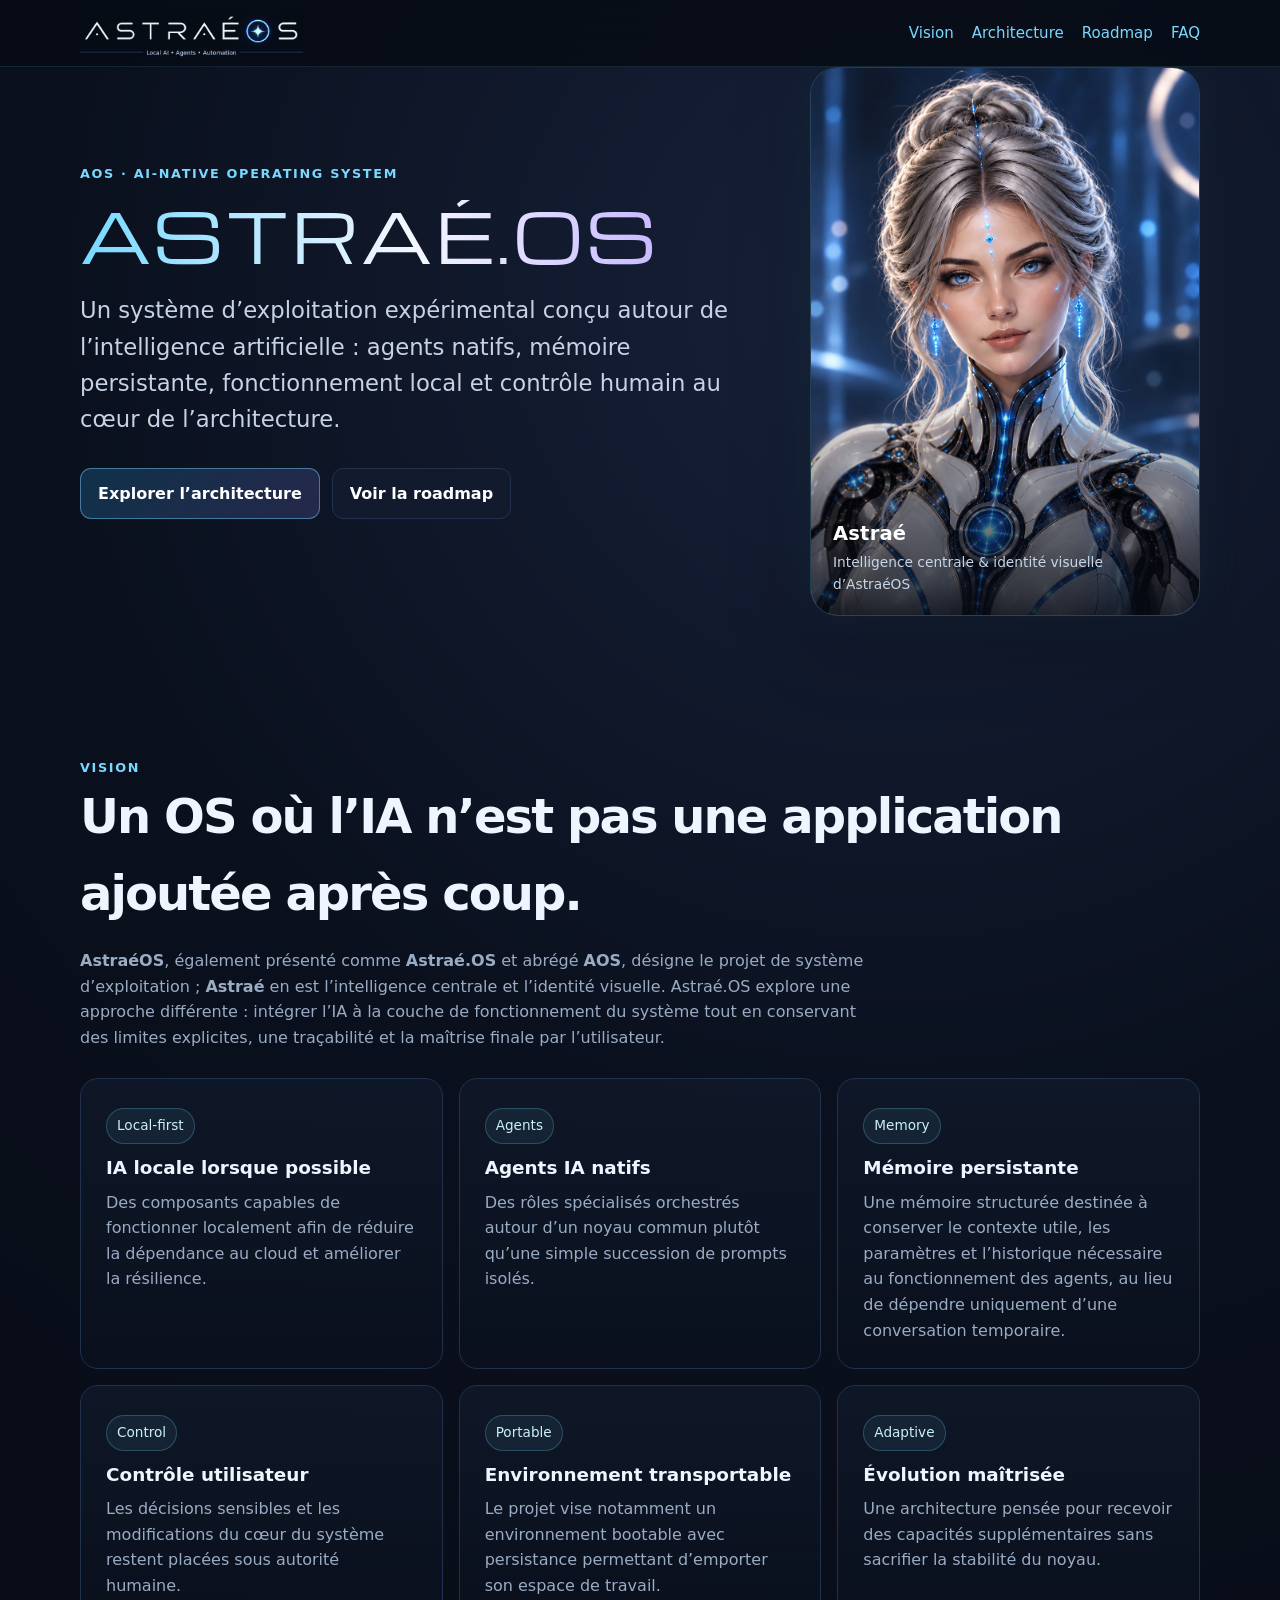
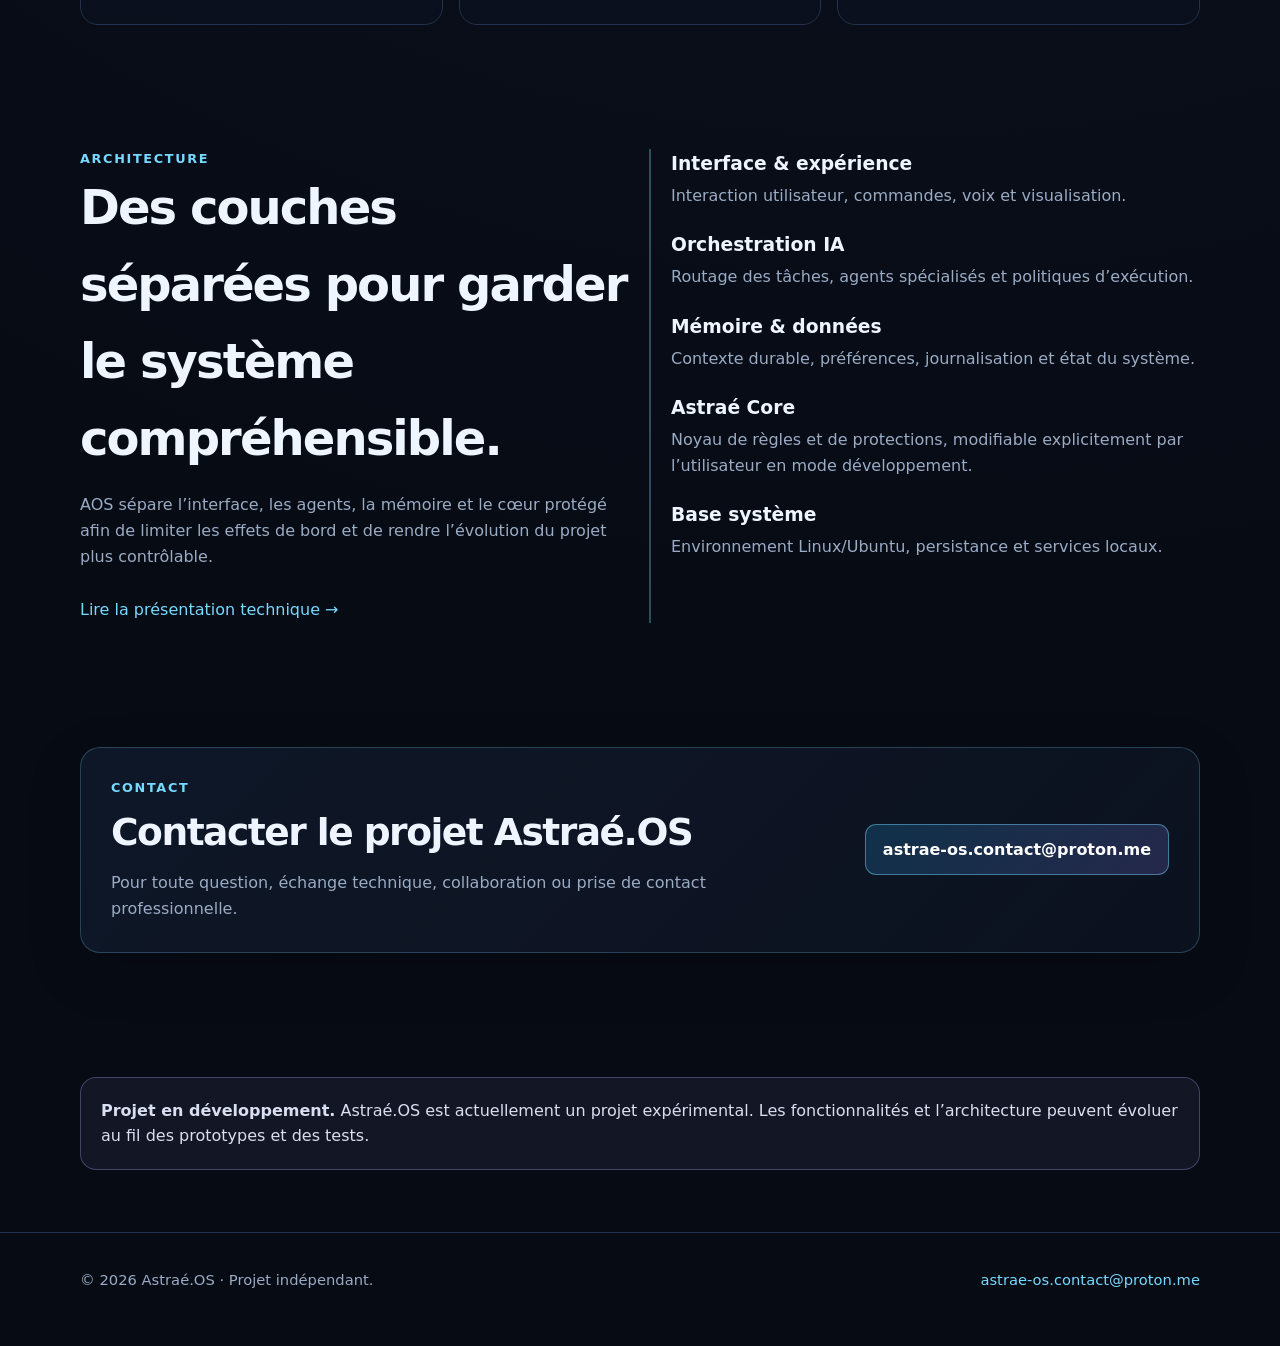
<file: index.html>
<!doctype html><html lang="fr"><head>
<meta charset="utf-8"><meta name="viewport" content="width=device-width,initial-scale=1">
<title>AstraéOS (Astraé.OS / AOS) — Système d’exploitation IA</title>
<meta name="description" content="AstraéOS (Astraé.OS / AOS) est un système d’exploitation AI-native avec Astraé, agents IA, mémoire persistante, fonctionnement local et contrôle humain.">
<meta name="keywords" content="AstraéOS,Astraé.OS,AstraeOS,AOS,Astraé,Astraé IA,AI-native operating system,système exploitation IA,agents IA,OS IA">
<meta name="author" content="Jérémie Pasturel"><meta name="google-site-verification" content="JEBiIhpv-X4KVImGFvNGWCdYTuYrg2tREpuL_IuFh3A" /><meta name="robots" content="index,follow,max-image-preview:large">
<link rel="canonical" href="https://astraeos.netlify.app/">
<meta property="og:type" content="website"><meta property="og:site_name" content="AstraéOS"><meta property="og:image" content="https://astraeos.netlify.app/assets/images/astrae-hq-v5.jpg"><meta property="og:image:alt" content="Astraé, intelligence artificielle centrale d’AstraéOS"><meta property="og:title" content="AstraéOS (Astraé.OS / AOS) — Système d’exploitation IA"><meta property="og:description" content="AstraéOS est un projet d’OS AI-native centré sur Astraé, les agents IA, la mémoire persistante, le local-first et le contrôle humain."><meta property="og:url" content="https://astraeos.netlify.app/">
<meta name="twitter:card" content="summary_large_image"><meta name="twitter:title" content="AstraéOS (Astraé.OS / AOS) — Système d’exploitation IA"><meta name="twitter:description" content="Projet d’OS AI-native avec Astraé, agents IA, mémoire persistante et fonctionnement local."><meta name="theme-color" content="#070b14">
<link rel="preconnect" href="https://fonts.googleapis.com">
<link rel="preconnect" href="https://fonts.gstatic.com" crossorigin>
<link href="https://fonts.googleapis.com/css2?family=Michroma&display=swap" rel="stylesheet">
<link rel="stylesheet" href="assets/style.css"><script type="application/ld+json">{
  "@context":"https://schema.org",
  "@graph":[
    {
      "@type":"WebSite",
      "@id":"https://astraeos.netlify.app/#website",
      "url":"https://astraeos.netlify.app/",
      "name":"AstraéOS",
      "alternateName":["Astraé.OS","AstraeOS","AOS"],
      "inLanguage":"fr-FR",
      "about":{"@id":"https://astraeos.netlify.app/#software"}
    },
    {
      "@type":"SoftwareApplication",
      "@id":"https://astraeos.netlify.app/#software",
      "name":"AstraéOS",
      "alternateName":["Astraé.OS","AstraeOS","AOS"],
      "applicationCategory":"OperatingSystem",
      "operatingSystem":"Linux / Ubuntu-based",
      "description":"AstraéOS est un projet expérimental de système d’exploitation AI-native centré sur Astraé, les agents IA, la mémoire persistante, le fonctionnement local et le contrôle utilisateur.",
      "url":"https://astraeos.netlify.app/",
      "sameAs":["https://github.com/JrmPasturel/astraeos"],
      "keywords":["AstraéOS","Astraé.OS","AstraeOS","AOS","Astraé","AI-native operating system","système d’exploitation IA","agents IA"],
      "author":{"@type":"Person","name":"Jérémie Pasturel"},
      "isAccessibleForFree":true
    }
  ]
}</script></head><body>
<nav class="nav"><div class="wrap"><a class="brand brand-logo" href="index.html" aria-label="Astraé.OS — accueil"><img src="assets/images/astraeos-brand-nav-v1.png" alt="Astraé.OS — Local AI • Agents • Automation"></a><div class="links"><a href="index.html#vision">Vision</a><a href="architecture.html">Architecture</a><a href="roadmap.html">Roadmap</a><a href="faq.html">FAQ</a></div></div></nav>
<main>
<section class="hero"><div class="wrap hero-grid"><div class="hero-copy"><div class="eyebrow">AOS · AI-native operating system</div><h1><span>ASTRAÉ.OS</span></h1><p class="lead">Un système d’exploitation expérimental conçu autour de l’intelligence artificielle : agents natifs, mémoire persistante, fonctionnement local et contrôle humain au cœur de l’architecture.</p><div class="cta"><a class="btn primary" href="architecture.html">Explorer l’architecture</a><a class="btn" href="roadmap.html">Voir la roadmap</a></div></div><figure class="astrae-portrait"><video src="assets/media/astrae-web.mp4" poster="assets/images/astrae-hq-v5.jpg" autoplay muted loop playsinline webkit-playsinline preload="metadata" aria-label="Astraé animée, intelligence centrale du projet AstraéOS"></video><figcaption><strong>Astraé</strong><span>Intelligence centrale &amp; identité visuelle d’AstraéOS</span></figcaption></figure></div></section>
<section id="vision" class="section"><div class="wrap"><div class="eyebrow">Vision</div><h2>Un OS où l’IA n’est pas une application ajoutée après coup.</h2><p class="section-intro"><strong>AstraéOS</strong>, également présenté comme <strong>Astraé.OS</strong> et abrégé <strong>AOS</strong>, désigne le projet de système d’exploitation ; <strong>Astraé</strong> en est l’intelligence centrale et l’identité visuelle. Astraé.OS explore une approche différente : intégrer l’IA à la couche de fonctionnement du système tout en conservant des limites explicites, une traçabilité et la maîtrise finale par l’utilisateur.</p><div class="grid"><article class="card"><div class="pill">Local-first</div><h3>IA locale lorsque possible</h3><p>Des composants capables de fonctionner localement afin de réduire la dépendance au cloud et améliorer la résilience.</p></article><article class="card"><div class="pill">Agents</div><h3>Agents IA natifs</h3><p>Des rôles spécialisés orchestrés autour d’un noyau commun plutôt qu’une simple succession de prompts isolés.</p></article><article class="card"><div class="pill">Memory</div><h3>Mémoire persistante</h3><p>Une mémoire structurée destinée à conserver le contexte utile, les paramètres et l’historique nécessaire au fonctionnement des agents, au lieu de dépendre uniquement d’une conversation temporaire.</p></article><article class="card"><div class="pill">Control</div><h3>Contrôle utilisateur</h3><p>Les décisions sensibles et les modifications du cœur du système restent placées sous autorité humaine.</p></article><article class="card"><div class="pill">Portable</div><h3>Environnement transportable</h3><p>Le projet vise notamment un environnement bootable avec persistance permettant d’emporter son espace de travail.</p></article><article class="card"><div class="pill">Adaptive</div><h3>Évolution maîtrisée</h3><p>Une architecture pensée pour recevoir des capacités supplémentaires sans sacrifier la stabilité du noyau.</p></article></div></div></section>
<section class="section"><div class="wrap architecture"><div><div class="eyebrow">Architecture</div><h2>Des couches séparées pour garder le système compréhensible.</h2><p class="section-intro">AOS sépare l’interface, les agents, la mémoire et le cœur protégé afin de limiter les effets de bord et de rendre l’évolution du projet plus contrôlable.</p><a href="architecture.html">Lire la présentation technique →</a></div><div class="stack"><div><h3>Interface & expérience</h3><p>Interaction utilisateur, commandes, voix et visualisation.</p></div><div><h3>Orchestration IA</h3><p>Routage des tâches, agents spécialisés et politiques d’exécution.</p></div><div><h3>Mémoire & données</h3><p>Contexte durable, préférences, journalisation et état du système.</p></div><div><h3>Astraé Core</h3><p>Noyau de règles et de protections, modifiable explicitement par l’utilisateur en mode développement.</p></div><div><h3>Base système</h3><p>Environnement Linux/Ubuntu, persistance et services locaux.</p></div></div></div></section>
<section id="contact" class="section"><div class="wrap"><div class="contact-card"><div><div class="eyebrow">Contact</div><h2>Contacter le projet Astraé.OS</h2><p>Pour toute question, échange technique, collaboration ou prise de contact professionnelle.</p></div><a class="btn primary contact-mail" href="mailto:astrae-os.contact@proton.me">astrae-os.contact@proton.me</a></div></div></section>
<section class="section"><div class="wrap"><div class="notice"><strong>Projet en développement.</strong> Astraé.OS est actuellement un projet expérimental. Les fonctionnalités et l’architecture peuvent évoluer au fil des prototypes et des tests.</div></div></section>
</main><footer class="footer"><div class="wrap"><span>© <span data-year></span> Astraé.OS · Projet indépendant.</span><a href="mailto:astrae-os.contact@proton.me">astrae-os.contact@proton.me</a></div></footer><script src="assets/site.js"></script></body></html>
</file>
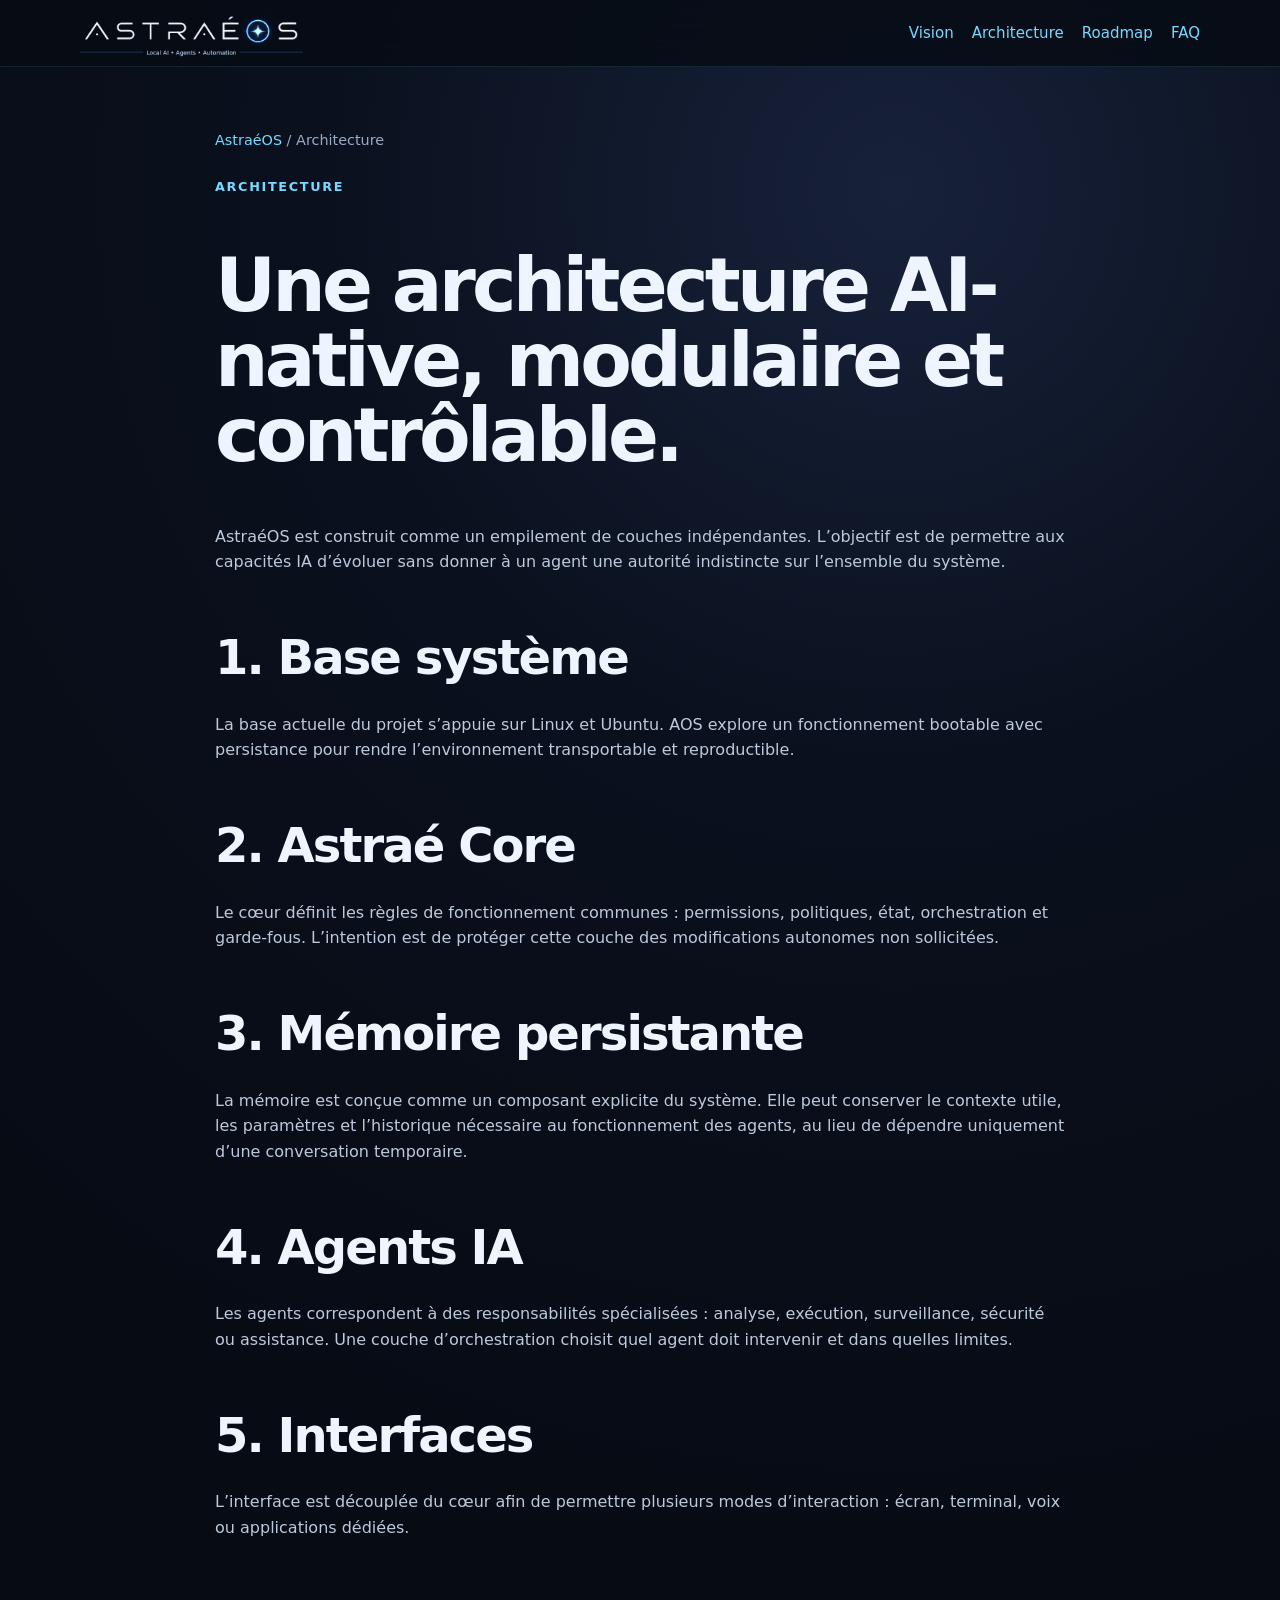
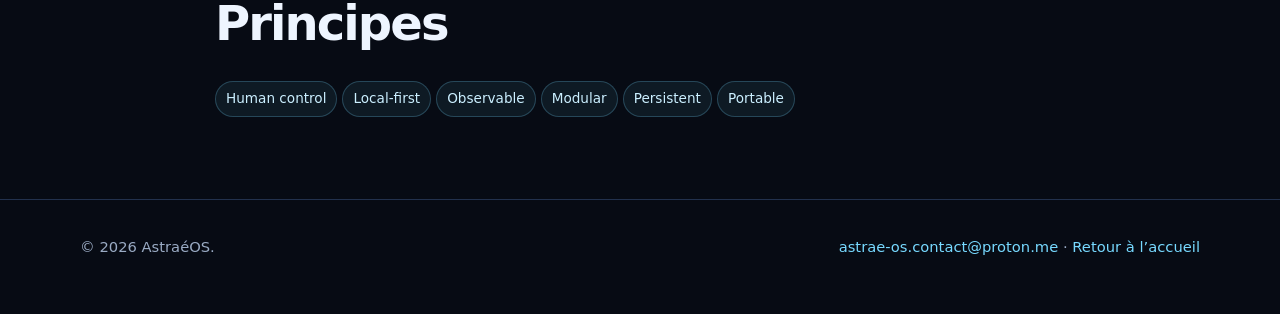
<file: architecture.html>
<!doctype html><html lang="fr"><head><meta charset="utf-8"><meta name="viewport" content="width=device-width,initial-scale=1"><title>Architecture AstraéOS (AOS) — Astraé.OS AI-native</title><meta name="description" content="Architecture d’AstraéOS (Astraé.OS / AOS) : Linux, Astraé Core, mémoire persistante, orchestration d’agents IA, local-first et contrôle humain."><link rel="canonical" href="https://astraeos.netlify.app/architecture.html"><link rel="stylesheet" href="assets/style.css"><script type="application/ld+json">{"@context":"https://schema.org","@type":"WebPage","name":"Architecture AstraéOS","url":"https://astraeos.netlify.app/architecture.html","isPartOf":{"@type":"WebSite","name":"AstraéOS","url":"https://astraeos.netlify.app/"}}</script></head><body><nav class="nav"><div class="wrap"><a class="brand brand-logo" href="index.html" aria-label="Astraé.OS — accueil"><img src="assets/images/astraeos-brand-nav-v1.png" alt="Astraé.OS — Local AI • Agents • Automation"></a><div class="links"><a href="index.html#vision">Vision</a><a href="architecture.html">Architecture</a><a href="roadmap.html">Roadmap</a><a href="faq.html">FAQ</a></div></div></nav><main class="section"><div class="wrap prose"><div class="breadcrumbs"><a href="index.html">AstraéOS</a> / Architecture</div><div class="eyebrow">Architecture</div><h1>Une architecture AI-native, modulaire et contrôlable.</h1><p>AstraéOS est construit comme un empilement de couches indépendantes. L’objectif est de permettre aux capacités IA d’évoluer sans donner à un agent une autorité indistincte sur l’ensemble du système.</p><h2>1. Base système</h2><p>La base actuelle du projet s’appuie sur Linux et Ubuntu. AOS explore un fonctionnement bootable avec persistance pour rendre l’environnement transportable et reproductible.</p><h2>2. Astraé Core</h2><p>Le cœur définit les règles de fonctionnement communes : permissions, politiques, état, orchestration et garde-fous. L’intention est de protéger cette couche des modifications autonomes non sollicitées.</p><h2>3. Mémoire persistante</h2><p>La mémoire est conçue comme un composant explicite du système. Elle peut conserver le contexte utile, les paramètres et l’historique nécessaire au fonctionnement des agents, au lieu de dépendre uniquement d’une conversation temporaire.</p><h2>4. Agents IA</h2><p>Les agents correspondent à des responsabilités spécialisées : analyse, exécution, surveillance, sécurité ou assistance. Une couche d’orchestration choisit quel agent doit intervenir et dans quelles limites.</p><h2>5. Interfaces</h2><p>L’interface est découplée du cœur afin de permettre plusieurs modes d’interaction : écran, terminal, voix ou applications dédiées.</p><h2>Principes</h2><p><span class="pill">Human control</span><span class="pill">Local-first</span><span class="pill">Observable</span><span class="pill">Modular</span><span class="pill">Persistent</span><span class="pill">Portable</span></p></div></main><footer class="footer"><div class="wrap"><span>© <span data-year></span> AstraéOS.</span><span><a href="mailto:astrae-os.contact@proton.me">astrae-os.contact@proton.me</a> · <a href="index.html">Retour à l’accueil</a></span></div></footer><script src="assets/site.js"></script></body></html>
</file>
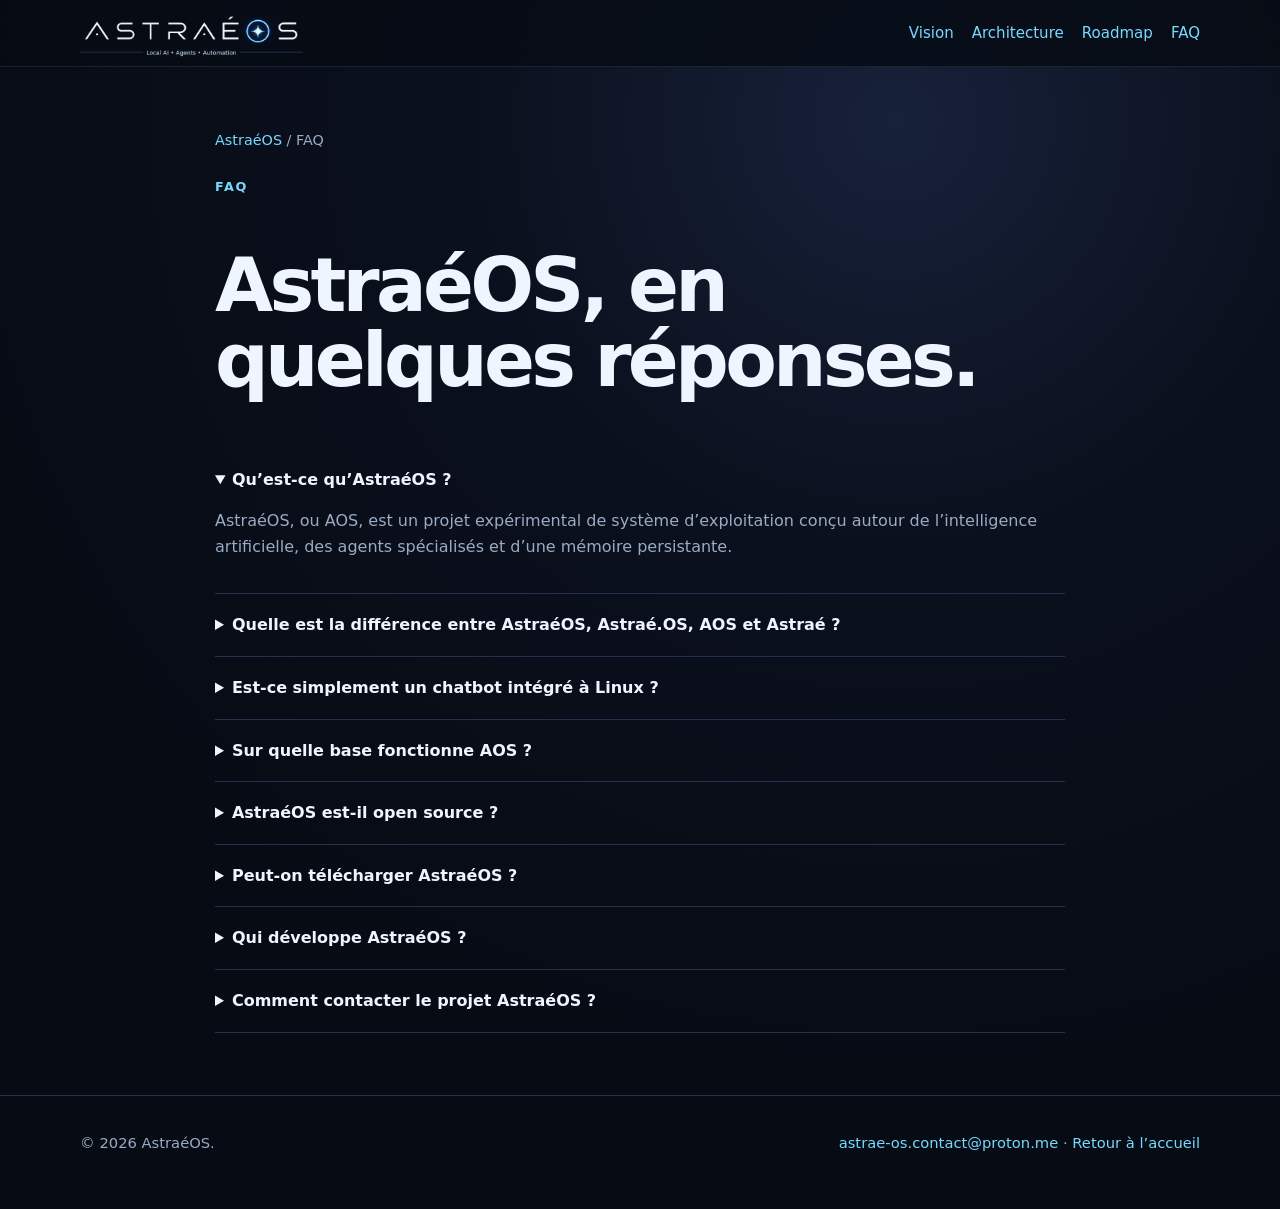
<file: faq.html>
<!doctype html><html lang="fr"><head><meta charset="utf-8"><meta name="viewport" content="width=device-width,initial-scale=1"><title>FAQ AstraéOS / Astraé.OS / AOS — Astraé</title><meta name="description" content="FAQ sur AstraéOS, Astraé.OS, AOS et Astraé : système d’exploitation AI-native, agents IA, mémoire persistante, Linux et contrôle utilisateur."><link rel="canonical" href="https://astraeos.netlify.app/faq.html"><link rel="stylesheet" href="assets/style.css"><script type="application/ld+json">{
 "@context":"https://schema.org",
 "@type":"FAQPage",
 "mainEntity":[
  {"@type":"Question","name":"Qu’est-ce qu’AstraéOS ?","acceptedAnswer":{"@type":"Answer","text":"AstraéOS est un projet expérimental de système d’exploitation AI-native conçu autour des agents IA, de la mémoire persistante, du fonctionnement local et du contrôle utilisateur."}},
  {"@type":"Question","name":"Quelle est la différence entre AstraéOS, Astraé.OS, AOS et Astraé ?","acceptedAnswer":{"@type":"Answer","text":"AstraéOS est le nom du projet, Astraé.OS sa présentation graphique et AOS son abréviation. Astraé désigne l’intelligence centrale et l’identité visuelle du système."}},
  {"@type":"Question","name":"Qui développe AstraéOS ?","acceptedAnswer":{"@type":"Answer","text":"AstraéOS est un projet indépendant initié par Jérémie Pasturel et développé avec l’aide d’outils d’intelligence artificielle."}},
  {"@type":"Question","name":"Comment contacter le projet AstraéOS ?","acceptedAnswer":{"@type":"Answer","text":"Le projet AstraéOS peut être contacté à l’adresse astrae-os.contact@proton.me."}}
 ]
}</script></head><body><nav class="nav"><div class="wrap"><a class="brand brand-logo" href="index.html" aria-label="Astraé.OS — accueil"><img src="assets/images/astraeos-brand-nav-v1.png" alt="Astraé.OS — Local AI • Agents • Automation"></a><div class="links"><a href="index.html#vision">Vision</a><a href="architecture.html">Architecture</a><a href="roadmap.html">Roadmap</a><a href="faq.html">FAQ</a></div></div></nav><main class="section"><div class="wrap prose faq"><div class="breadcrumbs"><a href="index.html">AstraéOS</a> / FAQ</div><div class="eyebrow">FAQ</div><h1>AstraéOS, en quelques réponses.</h1><details open><summary>Qu’est-ce qu’AstraéOS ?</summary><p>AstraéOS, ou AOS, est un projet expérimental de système d’exploitation conçu autour de l’intelligence artificielle, des agents spécialisés et d’une mémoire persistante.</p></details><details><summary>Quelle est la différence entre AstraéOS, Astraé.OS, AOS et Astraé ?</summary><p><strong>AstraéOS</strong> est le nom du projet, <strong>Astraé.OS</strong> sa présentation graphique et <strong>AOS</strong> son abréviation. <strong>Astraé</strong> désigne l’intelligence centrale et l’identité visuelle du système.</p></details><details><summary>Est-ce simplement un chatbot intégré à Linux ?</summary><p>Non. Le projet vise une intégration plus profonde : orchestration d’agents, mémoire, règles de fonctionnement, services locaux et interfaces sont pensés comme des composants du système.</p></details><details><summary>Sur quelle base fonctionne AOS ?</summary><p>Le prototype actuel s’appuie sur une base Linux/Ubuntu et explore un fonctionnement bootable avec persistance.</p></details><details><summary>AstraéOS est-il open source ?</summary><p>La stratégie de publication n’est pas encore figée. Une partie de la documentation peut être publique tandis que certains composants restent privés pendant le développement.</p></details><details><summary>Peut-on télécharger AstraéOS ?</summary><p>Le projet est encore en développement. Aucune version publique stable n’est annoncée ici pour le moment.</p></details><details><summary>Qui développe AstraéOS ?</summary><p>AstraéOS est un projet indépendant initié par Jérémie Pasturel et développé avec l’aide d’outils d’intelligence artificielle.</p></details><details><summary>Comment contacter le projet AstraéOS ?</summary><p>Vous pouvez écrire à <a href="mailto:astrae-os.contact@proton.me">astrae-os.contact@proton.me</a> pour toute question, échange technique, collaboration ou prise de contact professionnelle.</p></details></div></main><footer class="footer"><div class="wrap"><span>© <span data-year></span> AstraéOS.</span><span><a href="mailto:astrae-os.contact@proton.me">astrae-os.contact@proton.me</a> · <a href="index.html">Retour à l’accueil</a></span></div></footer><script src="assets/site.js"></script></body></html>
</file>
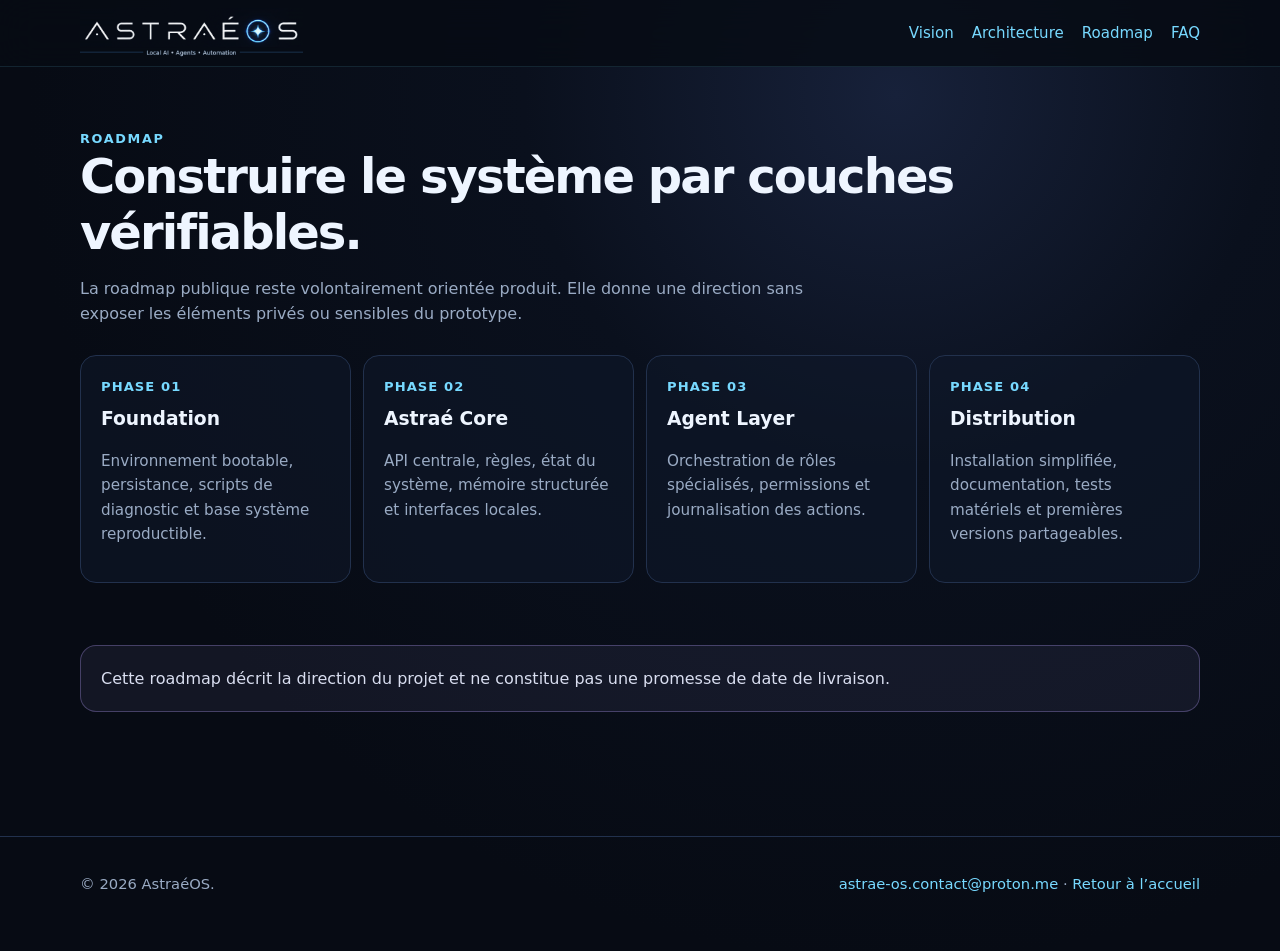
<file: roadmap.html>
<!doctype html><html lang="fr"><head><meta charset="utf-8"><meta name="viewport" content="width=device-width,initial-scale=1"><title>Roadmap AstraéOS (AOS) — Projet Astraé.OS</title><meta name="description" content="Roadmap publique d’AstraéOS, aussi appelé Astraé.OS ou AOS : système bootable, Astraé Core, agents IA, mémoire persistante et distribution."><link rel="canonical" href="https://astraeos.netlify.app/roadmap.html"><link rel="stylesheet" href="assets/style.css"><script type="application/ld+json">{"@context":"https://schema.org","@type":"WebPage","name":"Roadmap AstraéOS","url":"https://astraeos.netlify.app/roadmap.html","isPartOf":{"@type":"WebSite","name":"AstraéOS","url":"https://astraeos.netlify.app/"}}</script></head><body><nav class="nav"><div class="wrap"><a class="brand brand-logo" href="index.html" aria-label="Astraé.OS — accueil"><img src="assets/images/astraeos-brand-nav-v1.png" alt="Astraé.OS — Local AI • Agents • Automation"></a><div class="links"><a href="index.html#vision">Vision</a><a href="architecture.html">Architecture</a><a href="roadmap.html">Roadmap</a><a href="faq.html">FAQ</a></div></div></nav><main class="section"><div class="wrap"><div class="eyebrow">Roadmap</div><h1 class="page-title">Construire le système par couches vérifiables.</h1><p class="section-intro">La roadmap publique reste volontairement orientée produit. Elle donne une direction sans exposer les éléments privés ou sensibles du prototype.</p><div class="roadmap"><article class="phase"><strong>Phase 01</strong><h3>Foundation</h3><p>Environnement bootable, persistance, scripts de diagnostic et base système reproductible.</p></article><article class="phase"><strong>Phase 02</strong><h3>Astraé Core</h3><p>API centrale, règles, état du système, mémoire structurée et interfaces locales.</p></article><article class="phase"><strong>Phase 03</strong><h3>Agent Layer</h3><p>Orchestration de rôles spécialisés, permissions et journalisation des actions.</p></article><article class="phase"><strong>Phase 04</strong><h3>Distribution</h3><p>Installation simplifiée, documentation, tests matériels et premières versions partageables.</p></article></div><div class="section"><div class="notice">Cette roadmap décrit la direction du projet et ne constitue pas une promesse de date de livraison.</div></div></div></main><footer class="footer"><div class="wrap"><span>© <span data-year></span> AstraéOS.</span><span><a href="mailto:astrae-os.contact@proton.me">astrae-os.contact@proton.me</a> · <a href="index.html">Retour à l’accueil</a></span></div></footer><script src="assets/site.js"></script></body></html>
</file>
<file: assets/style.css>
:root{
  --bg:#070b14;--bg2:#0d1422;--panel:#10192a;--line:#22314d;
  --text:#eef5ff;--muted:#9aabc4;--accent:#77d9ff;--accent2:#b8a4ff;
  --max:1120px;
}
*{box-sizing:border-box}html{scroll-behavior:smooth}body{margin:0;-webkit-text-size-adjust:100%;text-size-adjust:100%;overflow-x:hidden;background:radial-gradient(circle at 70% 10%,#17213a 0,#0a101d 30%,var(--bg) 70%);color:var(--text);font-family:Inter,ui-sans-serif,system-ui,-apple-system,"Segoe UI",sans-serif;line-height:1.6}a{color:var(--accent);text-decoration:none}a:hover{text-decoration:underline}.wrap{width:min(var(--max),calc(100% - 36px));margin:auto}.nav{position:sticky;top:0;z-index:5;background:rgba(7,11,20,.82);-webkit-backdrop-filter:blur(18px);backdrop-filter:blur(18px);border-bottom:1px solid rgba(119,217,255,.12)}.nav .wrap{display:flex;align-items:center;justify-content:space-between;min-height:66px}.brand{display:flex;align-items:center;gap:12px;font-weight:800;letter-spacing:.3px;color:white}.mark{width:34px;height:34px;border:1px solid rgba(119,217,255,.45);border-radius:12px;display:grid;place-items:center;background:linear-gradient(145deg,rgba(119,217,255,.15),rgba(184,164,255,.12));box-shadow:0 0 30px rgba(119,217,255,.08)}.links{display:flex;gap:18px;font-size:.94rem}.hero{padding:0 0 80px}.eyebrow{color:var(--accent);font-weight:700;text-transform:uppercase;letter-spacing:.13em;font-size:.8rem}.hero h1{font-size:clamp(2.7rem,7vw,5.9rem);line-height:1.04;margin:16px 0 22px;letter-spacing:0}.hero h1 span{font-family:"Michroma","Segoe UI",sans-serif;font-weight:400;letter-spacing:.09em;text-transform:uppercase;font-variant-ligatures:none;background:linear-gradient(90deg,var(--accent),#f4f7ff,var(--accent2));-webkit-background-clip:text;background-clip:text;color:transparent}.lead{max-width:780px;font-size:clamp(1.15rem,2vw,1.42rem);color:#c6d2e5}.cta{display:flex;gap:12px;flex-wrap:wrap;margin-top:30px}.btn{display:inline-flex;align-items:center;justify-content:center;border:1px solid var(--line);padding:12px 17px;border-radius:11px;font-weight:700;color:white;background:#111b2d}.btn.primary{border-color:rgba(119,217,255,.45);background:linear-gradient(135deg,#10314a,#25284b)}.grid{display:grid;grid-template-columns:repeat(3,1fr);gap:16px}.card{border:1px solid var(--line);background:linear-gradient(180deg,rgba(16,25,42,.82),rgba(10,16,29,.72));padding:25px;border-radius:18px}.card h3{margin:5px 0 7px;font-size:1.15rem}.card p{color:var(--muted);margin:0}.section{padding:62px 0}.section h2{font-size:clamp(2rem,4vw,3rem);letter-spacing:-.04em;margin:0 0 16px}.section-intro{max-width:790px;color:var(--muted);margin-bottom:28px}.pill{display:inline-block;border:1px solid rgba(119,217,255,.24);background:rgba(119,217,255,.07);color:#cbefff;border-radius:999px;padding:6px 10px;margin:4px 5px 4px 0;font-size:.85rem}.architecture{display:grid;grid-template-columns:1fr 1fr;gap:18px}.stack{border-left:2px solid rgba(119,217,255,.32);padding-left:20px}.stack div{margin:0 0 22px}.stack h3{margin:0 0 4px}.stack p{margin:0;color:var(--muted)}.roadmap{display:grid;grid-template-columns:repeat(4,1fr);gap:12px}.phase{padding:20px;border:1px solid var(--line);border-radius:16px;background:rgba(16,25,42,.55)}.phase strong{display:block;color:var(--accent);font-size:.82rem;text-transform:uppercase;letter-spacing:.08em}.phase h3{margin:7px 0}.phase p{color:var(--muted);font-size:.95rem}.notice{border:1px solid rgba(184,164,255,.3);background:rgba(184,164,255,.07);padding:20px;border-radius:16px;color:#d9def0}.footer{border-top:1px solid var(--line);padding:35px 0 55px;color:var(--muted);font-size:.92rem}.footer .wrap{display:flex;justify-content:space-between;gap:20px;flex-wrap:wrap}.prose{max-width:850px}.prose h1{font-size:clamp(2.6rem,6vw,4.7rem);letter-spacing:-.05em;line-height:1}.prose h2{margin-top:44px}.prose p,.prose li{color:#bdc9dc}.prose code{background:#121c2d;border:1px solid var(--line);padding:.12em .35em;border-radius:6px;color:#dcf6ff}.breadcrumbs{font-size:.9rem;color:var(--muted);margin-bottom:25px}.faq details{border-bottom:1px solid var(--line);padding:18px 0}.faq summary{font-weight:700;cursor:pointer}.faq p{color:var(--muted)}
.hero-grid{display:grid;grid-template-columns:minmax(0,1.25fr) minmax(280px,.75fr);gap:54px;align-items:center}.hero-copy{min-width:0}.astrae-portrait{margin:0;position:relative;justify-self:end;width:min(100%,390px);border:1px solid rgba(119,217,255,.22);border-radius:28px;overflow:hidden;background:linear-gradient(180deg,rgba(16,25,42,.9),rgba(10,16,29,.9));box-shadow:0 24px 80px rgba(0,0,0,.28),0 0 60px rgba(119,217,255,.08)}.astrae-portrait:before{content:"";position:absolute;inset:0;z-index:1;pointer-events:none;background:linear-gradient(180deg,transparent 58%,rgba(7,11,20,.88) 100%)}.astrae-portrait img{display:block;width:100%;height:auto;aspect-ratio:900/1491;object-fit:cover}.astrae-portrait figcaption{position:absolute;z-index:2;left:22px;right:22px;bottom:20px;display:flex;flex-direction:column;gap:2px}.astrae-portrait figcaption strong{font-size:1.22rem;color:#fff;letter-spacing:.01em}.astrae-portrait figcaption span{font-size:.86rem;color:#c7d5e8}
@media(max-width:840px){.grid,.roadmap{grid-template-columns:1fr 1fr}.architecture,.hero-grid{grid-template-columns:1fr}.links{display:none}.hero{padding-top:70px}.astrae-portrait{justify-self:start;width:min(100%,360px)}}
@media(max-width:560px){.grid,.roadmap{grid-template-columns:1fr}.hero h1{font-size:clamp(2.2rem,12vw,3.5rem)}.hero h1 span{letter-spacing:.045em}.hero-grid{gap:34px}.astrae-portrait{width:100%;max-width:340px}}

.contact-card{display:flex;align-items:center;justify-content:space-between;gap:32px;padding:30px;border:1px solid rgba(119,217,255,.24);border-radius:20px;background:linear-gradient(135deg,rgba(16,25,42,.9),rgba(13,20,34,.78));box-shadow:0 18px 55px rgba(0,0,0,.16)}.contact-card h2{margin:4px 0 8px;font-size:clamp(1.65rem,3vw,2.35rem)}.contact-card p{margin:0;color:var(--muted);max-width:680px}.contact-mail{white-space:nowrap}
@media(max-width:720px){.contact-card{align-items:flex-start;flex-direction:column}.contact-mail{white-space:normal;word-break:break-word}}

/* AstraeOS wordmark v2 */
.hero h1{
  font-size:clamp(2.5rem,5.2vw,4.75rem);
  line-height:1.04;
  margin:16px 0 22px;
  letter-spacing:0;
  overflow:visible;
}
.hero h1 span{
  display:block;
  white-space:nowrap;
  font-family:"Michroma","Segoe UI",sans-serif;
  font-weight:400;
  letter-spacing:.035em;
  text-transform:none;
  font-variant-ligatures:none;
  background:linear-gradient(90deg,var(--accent),#f4f7ff,var(--accent2));
  -webkit-background-clip:text;
  background-clip:text;
  color:transparent;
}
.astrae-portrait img{
  width:100%;
  height:auto;
  aspect-ratio:971/1619;
  object-fit:cover;
}
@media(max-width:560px){
  .hero h1{font-size:clamp(1.9rem,9.6vw,2.8rem);}
  .hero h1 span{letter-spacing:.015em;}
}
/* end AstraeOS wordmark v2 */

/* AstraeOS navbar brand logo */
.brand-logo{
  display:flex;
  align-items:center;
  min-height:66px;
  padding:5px 0;
  text-decoration:none;
}
.brand-logo:hover{text-decoration:none}
.brand-logo img{
  display:block;
  width:auto;
  height:50px;
  max-width:330px;
  object-fit:contain;
}
@media(max-width:900px){
  .brand-logo img{height:46px;max-width:290px}
}
@media(max-width:560px){
  .brand-logo img{height:40px;max-width:235px}
}
/* end AstraeOS navbar brand logo */

/* AstraeOS animated portrait */
.astrae-portrait{
  -webkit-transform:translateZ(0);
  transform:translateZ(0);
}
.astrae-portrait video{
  display:block;
  width:100%;
  height:auto;
  object-fit:cover;
  object-position:center top;
  margin-bottom:-100px;
  -webkit-transform:translateZ(0);
  transform:translateZ(0);
}
/* end AstraeOS animated portrait */

/* page title SEO fix */
.page-title{
  font-size:clamp(2rem,4vw,3rem);
  letter-spacing:-.04em;
  line-height:1.15;
  margin:0 0 16px;
}
/* end page title SEO fix */
</file>
